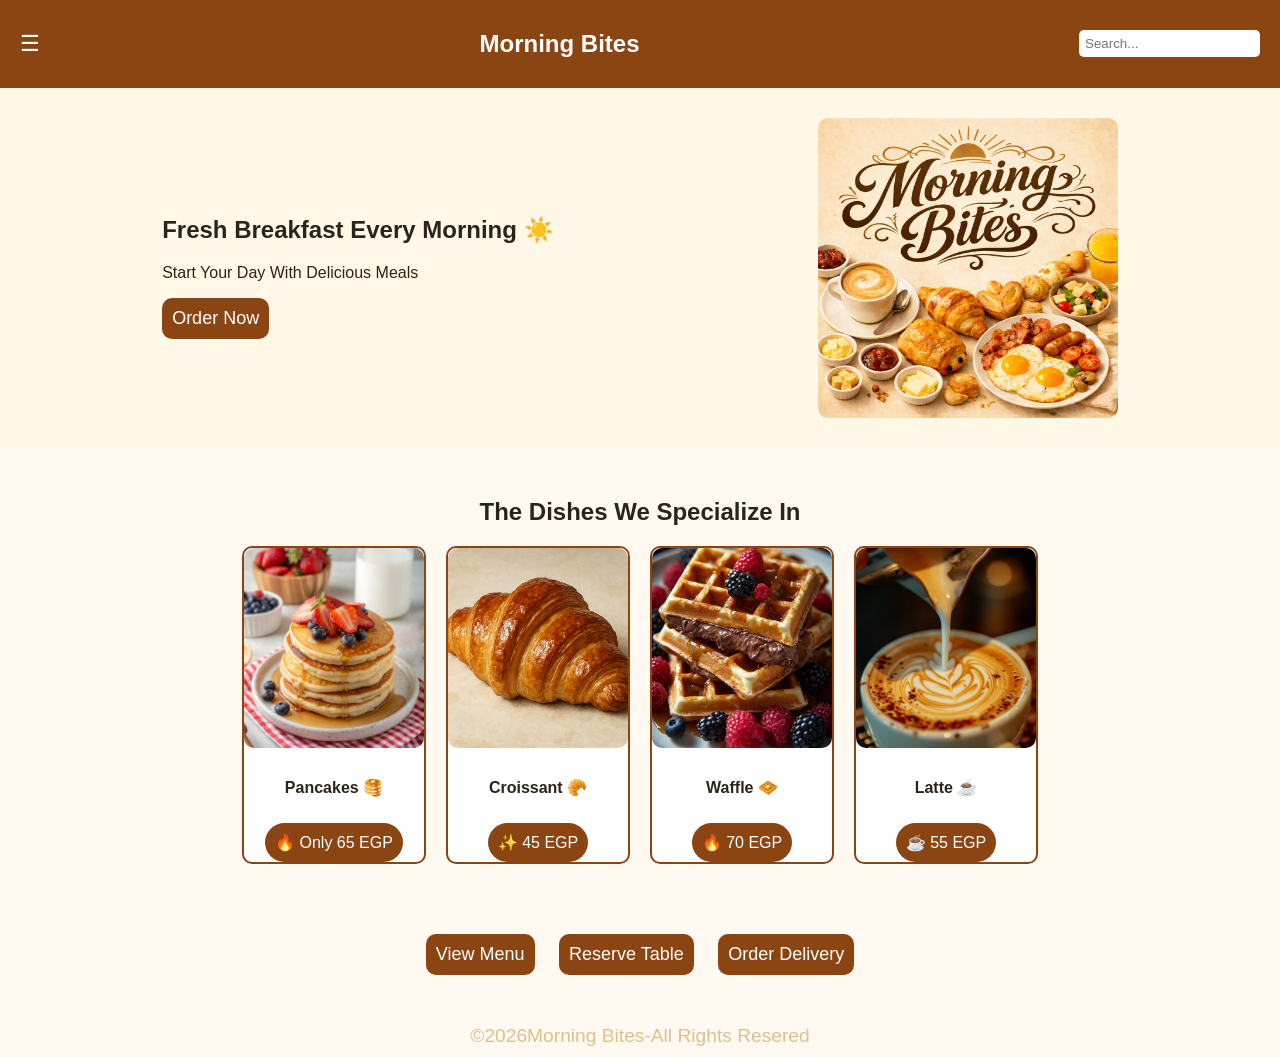
<file: index.html>
<!DOCTYPE html>
<html lang="en">
<head>
  <meta charset="UTF-8">
  <title>Morning Bites</title>
  <link rel="stylesheet" href="style.css">
   <meta name="viewport" content="width=device-width, initial-scale=1.0">
</head>

<body>

<!-- Navbar -->
<header>
  <span onclick="openMenu()" class="menu-btn">☰</span>
  <h2>Morning Bites</h2>
  <input type="text" placeholder="Search...">
</header>

<!-- Sidebar -->
<div id="sidebar" class="sidebar">
  <a href="Menu.html">Menu</a>
  <a href="#">Reservation</a>
  <a href="#">Delivery</a>
  <a href="#">About Us</a>
  <a href="#">Contact Us</a>
  <a href="#">Gallery</a>
  <a href="#">Offers</a>
</div>

<!-- Overlay -->
<div id="overlay" class="overlay" onclick="closeMenu()"></div>

<!-- Hero -->
<section class="hero">
  <div>
    <h1>Fresh Breakfast Every Morning ☀️</h1>
    <p>Start your day with delicious meals</p>
    <button>Order Now</button>
  </div>

  <img src="images/breakfast.jpg">
</section>

<!-- Dishes -->
<section class="featured">
  <h2>The dishes we specialize in</h2>

  <div class="cards">

    <div class="card">
      <img class="img" src="images/pancake.jpg">
      <p>Pancakes 🥞</p>
      <span class="price">🔥 Only 65 EGP</span>
    </div>

    <div class="card">
      <img  class="img" src="images/plain.jpg">
      <p>Croissant 🥐</p>
      <span class="price">✨ 45 EGP</span>
    </div>

    <div class="card">
      <img class="img" src="images/Honey Waffles  Fruit.jpg">
      <p>Waffle 🧇</p>
      <span class="price">🔥 70 EGP</span>
    </div>

    <div class="card">
      <img class="img" src="images/lattee.jpg">
      <p>Latte ☕</p>
      <span class="price">☕ 55 EGP</span>
    </div>

  </div>
</section>

<!-- Actions -->
<section class="actions">
 <a href="Menu.html"><button>View Menu </button></a>
  <button>Reserve Table</button>
  <button>Order Delivery</button>
</section>
<footer>©2026Morning Bites-All rights resered</footer>

<script src="script.js"></script>

</body>
</html>
</file>
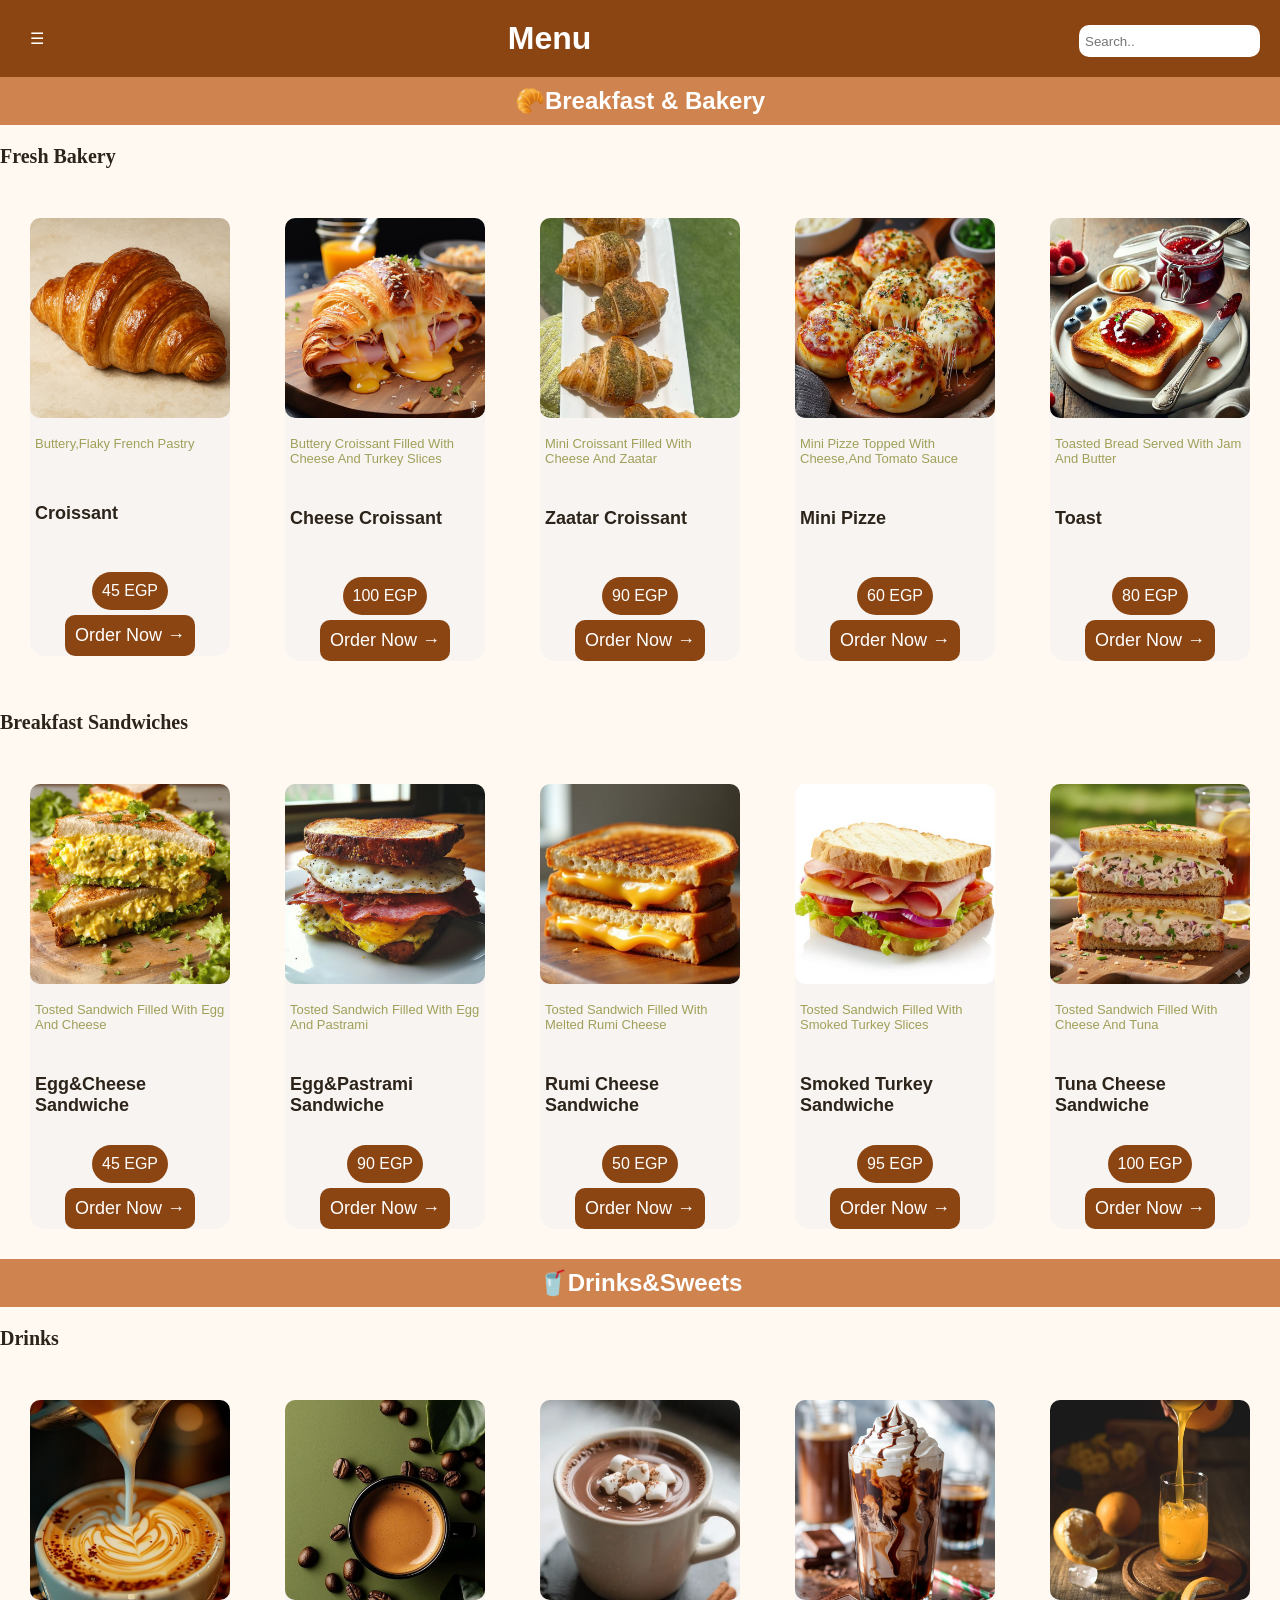
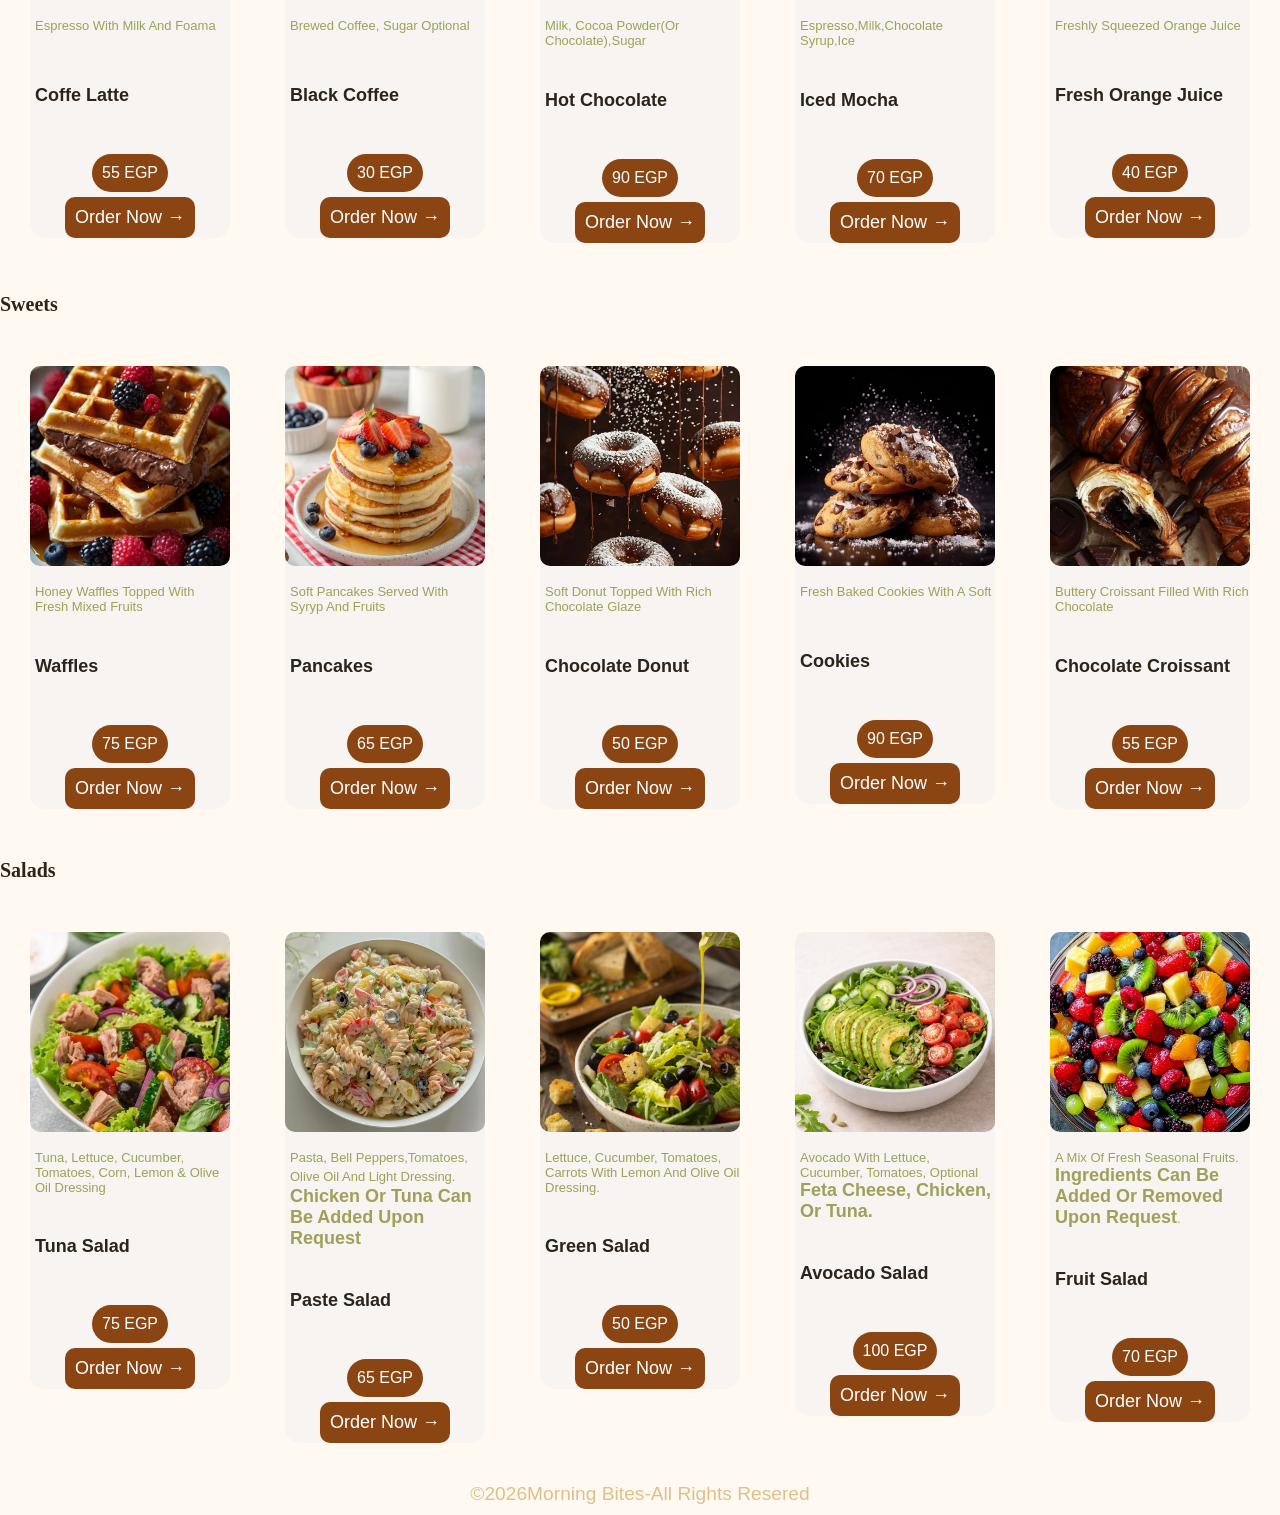
<file: Menu.html>
<!DOCTYPE html>
<html lang="en">
<head>
    <meta charset="UTF-8">
    <meta name="viewport" content="width=device-width, initial-scale=1.0">
    <link rel="stylesheet" href="style.css">
    <title>Morning Bites</title>
</head>
<body>
  <!--header-->
  <header>
   <h1 class="hh">Menu</h1>
  <span class="line" >☰</span>
   <input class="search" type="text" placeholder="Search..">
  
  </header>
 <!--links-->
<nav>
  <ul>
    <li><a href="index.html">Home</a></li>
    <li><a href="#">Reservatio</a></li>
    <li><a href="#">Delivery</a></li>
    <li><a href="#">About Us</a></li>
    <li><a href="#">Offers</a></li>
    <li><a href="#">Gallery</a></li>
    <li><a href="#">Contact Us</a></li>
    </ul>
</nav>

      <main > 
        <!--part one-->
      <section class="one">
        <h2 class="h2">🥐Breakfast & Bakery </h2>
        <!--barkery-->
        <h3>Fresh Bakery</h3>
        <div class="menu">
        <div class="croisants" >
          <img class="img" src="images/plain.jpg" alt="plain croissant">
          <p class="ingredients">Buttery,flaky french pastry</p>
          <h4>Croissant</h4>
         <span class="price">45 EGP</span>
         <button> order now &rarr;</button>
         </div>
         <div class="croisants">
         <img class="img" src="images/cheese (2).jpg" alt="cheese croissant ">
          <p class="ingredients">Buttery croissant filled with cheese and turkey slices</p>
          <h4>Cheese Croissant</h4>
         <span class="price">100 EGP</span>
         <button> order now &rarr;</button>
         </div>
         <div class="croisants">
         <img  class="img" src="images/zaatar.jpg" alt="cheese zaatar ">
          <p class="ingredients">mini  croissant filled with cheese and zaatar</p>
          <h4>Zaatar Croissant</h4>
         <span class="price">90 EGP</span>
         <button> order now &rarr;</button>
         </div>
         <div class="croisants">
         <img class="img" src="images/mini.jpg" alt="mini pizze ">
          <p class="ingredients">Mini Pizze topped with cheese,and tomato sauce</p>
          <h4>Mini Pizze</h4>
         <span class="price">60 EGP</span>
         <button> order now &rarr;</button>
         </div>
         <div class="croisants">
         <img class="img" src="images/toast.jpg" alt="toast ">
          <p class="ingredients"> toasted bread served with jam and butter</p>
          <h4>Toast</h4>
         <span class="price">80 EGP</span>
         <button> order now &rarr;</button>
         </div>
         </div>
         <!--sandwiches-->
         <h3>Breakfast Sandwiches</h3>
        <div class="menu">
        <div class="croisants">
          <img class="img" src="images/egg.jpg" alt="egg&cheese ">
          <p class="ingredients">Tosted sandwich filled with egg and cheese</p>
          <h4>Egg&Cheese Sandwiche</h4>
         <span class="price">45 EGP</span>
         <button> order now &rarr;</button>
         </div>
         <div class="croisants">
         <img class="img" src="images/pastrami.jpg" alt="egg&pastrami ">
          <p class="ingredients">Tosted sandwich filled with egg and pastrami</p>
          <h4>Egg&Pastrami Sandwiche</h4>
         <span class="price">90 EGP</span>
         <button> order now &rarr;</button>
         </div>
         <div class="croisants">
         <img class="img" src="images/rumi.jpg" alt="rumi cheese ">
          <p class="ingredients">Tosted sandwich filled with melted rumi cheese</p>
          <h4>Rumi Cheese Sandwiche</h4>
         <span class="price">50 EGP</span>
         <button> order now &rarr;</button>
         </div>
         <div class="croisants">
         <img class="img" src="images/smoked.jpg" alt="smoked turkey ">
          <p class="ingredients">Tosted sandwich filled with smoked turkey slices</p>
          <h4>Smoked  Turkey Sandwiche</h4>
         <span class="price">95 EGP</span>
         <button> order now &rarr;</button>
         </div>
         <div class="croisants">
         <img  class="img" src="images/tuna.jpg" alt="cheese tuna ">
          <p class="ingredients">Tosted sandwich filled with cheese and tuna</p>
          <h4>Tuna Cheese Sandwiche</h4>
         <span class="price">100 EGP</span>
         <button> order now &rarr;</button>
         </div>
         </div>
      </section>
      <!--part two-->
      <section class="two">
        <h2 class="h2"> 🥤Drinks&Sweets </h2>
        <!--drinks-->
        <h3>Drinks</h3>
        <div class="menu">
        <div class="croisants">
          <img class="img" src="images/lattee.jpg" alt="latte ">
          <p class="ingredients">Espresso With Milk and foama </p>
          <h4>Coffe Latte</h4>
         <span class="price">55 EGP</span>
         <button> order now &rarr;</button>
         </div>
         <div class="croisants">
         <img class="img" src="images/coffe.jpg" alt="coffe ">
          <p class="ingredients">Brewed Coffee, sugar optional</p>
          <h4>Black Coffee</h4>
         <span class="price">30 EGP</span>
         <button> order now &rarr;</button>
         </div>
         <div class="croisants">
         <img class="img" src="images/Hot Chocolate .jpg" alt="hot chocolate ">
          <p class="ingredients">milk, cocoa powder(or chocolate),sugar </p>
          <h4>Hot Chocolate</h4>
         <span class="price">90 EGP</span>
         <button> order now &rarr;</button>
         </div>
         <div class="croisants">
         <img class="img" src="images/ice mocha.jpg" alt="ice mocha">
          <p class="ingredients">Espresso,milk,chocolate syrup,ice</p>
          <h4>Iced Mocha</h4>
         <span class="price">70 EGP</span>
         <button> order now &rarr;</button>
         </div>
         <div class="croisants">
         <img class="img" src="images/Orange juice.jpg" alt="orange juice ">
          <p class="ingredients">freshly squeezed orange juice</p>
          <h4>Fresh Orange Juice</h4>
         <span class="price">40 EGP</span>
         <button> order now &rarr;</button>
         </div>
         </div>
         <!--sweets-->
         <h3>Sweets</h3>
        <div class="menu">
        <div class="croisants">
          <img class="img" src="images/Honey Waffles  Fruit.jpg" alt="waffles ">
          <p class="ingredients">Honey waffles topped with fresh mixed fruits</p>
          <h4>Waffles</h4>
         <span class="price">75 EGP</span>
         <button> order now &rarr;</button>
         </div>
         <div class="croisants">
         <img class="img" src="images/pancake.jpg" alt="pancakes ">
          <p class="ingredients">Soft pancakes served with syryp and fruits</p>
          <h4>Pancakes</h4>
         <span class="price">65 EGP</span>
         <button> order now &rarr;</button>
         </div>
         <div class="croisants">
         <img class="img" src="images/dounts.jpg" alt="chocolate donuts ">
          <p class="ingredients">soft donut topped with rich chocolate glaze</p>
          <h4>Chocolate Donut</h4>
         <span class="price">50 EGP</span>
         <button> order now &rarr;</button>
         </div>
         <div class="croisants">
         <img class="img" src="images/cookies.jpg" alt="cookies ">
          <p class="ingredients">fresh baked cookies with a soft </p>
          <h4>cookies</h4>
         <span class="price">90 EGP</span>
         <button> order now &rarr;</button>
         </div>
         <div class="croisants">
         <img class="img" src="images/choolate croissant.jpg" alt="chocolate croissant ">
          <p class="ingredients">Buttery croissant filled with rich chocolate</p>
          <h4>Chocolate Croissant</h4>
         <span class="price">55 EGP</span>
         <button> order now &rarr;</button>
         </div>
         </div>
        
         <!--salads-->
         <h3>salads</h3>
        <div class="menu">
        <div class="croisants">
          <img class="img" src="images/Tuna Salad .jpg" alt="tuna salad ">
          <p class="ingredients">Tuna, lettuce, cucumber, tomatoes, corn, lemon & olive oil dressing</p>
          <h4>tuna salad</h4>
         <span class="price">75 EGP</span>
         <button> order now &rarr;</button>
         </div>
         <div class="croisants">
         <img class="img" src="images/paste.jpg" alt="paste salad ">
          <p class="ingredients">Pasta, bell peppers,tomatoes, olive oil and light dressing.<strong style="font-size: large;"> Chicken or tuna can be added upon request</strong></p>
          <h4>paste salad</h4>
         <span class="price">65 EGP</span>
         <button> order now &rarr;</button>
         </div>
         <div class="croisants">
         <img class="img" src="images/Garden Salad.jpg" alt="Garden salad ">
          <p class="ingredients">Lettuce, cucumber, tomatoes, carrots with lemon and olive oil dressing.</p>
          <h4>Green salad</h4>
         <span class="price">50 EGP</span>
         <button> order now &rarr;</button>
         </div>
         <div class="croisants">
         <img class="img" src="images/Fresh Avocado  Salad .jpg" alt="avocado ">
          <p class="ingredients">Avocado with lettuce, cucumber, tomatoes, optional <strong style="font-size: large;"> feta cheese, chicken, or tuna.</strong></p>
          <h4>avocado salad</h4>
         <span class="price">100 EGP</span>
         <button> order now &rarr;</button>
         </div>
         <div class="croisants">
         <img class="img" src="images/fruit salad.jpg" alt="Fruit salad ">
          <p class="ingredients">A mix of fresh seasonal fruits. <strong style="font-size: large;"> Ingredients can be added or removed upon request</strong>.</p>
          <h4>fruit salad</h4>
         <span class="price">70 EGP</span>
         <button> order now &rarr;</button>
         </div>
         </div>
        
      </section>
  
          </main>
<footer>©2026Morning Bites-All rights resered</footer>
   <script src="script.js"></script>
    
</body>
</html>
</file>
<file: style.css>
*{
  text-transform: capitalize;
}
body
{
  margin: 0;
  font-family: Arial, Helvetica, sans-serif;
  background-color:  #fff9f2;
  color: #2c241a;

}

/* Navbar */
header {
  display: flex;
  justify-content: space-between;
  align-items: center;
  color: white;
  padding: 10px 20px;
   background-color: #8b4513;
}

.menu-btn {
  font-size: 22px;
  cursor: pointer;
}

header input {
  padding: 6px;
  border-radius: 5px;
  border: none;
}

/* Sidebar */
.sidebar {
  position: fixed;
  left: -220px;
  top: 0;
  width: 220px;
  height: 100%;
  background: #8b4513;
  transition: 0.3s;
  padding-top: 20px;
  z-index: 1000;
}

.sidebar a {
  display: block;
  color: white;
  padding: 15px;
  text-decoration: none;
}

.sidebar a:hover {
  background: #a0522d;
}

/* Overlay */
.overlay {
  position: fixed;
  top: 0;
  left: 0;
  width: 100%;
  height: 100%;
  display: none;
  z-index: 999;
}

/* Hero */
.hero {
  display: flex;
  justify-content: space-around;
  align-items: center;
  padding: 30px;
  background: #fff8e7;
  flex-wrap: wrap;
}

.hero img {
  width: 300px;
  border-radius: 10px;
}

/* Buttons */
button {
  background: #8b4513;
  color: white;
  border: none;
  padding: 10px 20px;
  border-radius: 6px;
  cursor: pointer;
}

button:hover {
  background: #a0522d;
}

/* Dishes */
.featured {
  text-align: center;
  padding: 30px;
}

.cards {
  display: flex;
  justify-content: center;
  gap: 20px;
  flex-wrap: wrap;
}

.card {
  background: white;
  border: 2px solid #8b4513;
  border-radius: 10px;
  width: 180px;
  overflow: hidden;
  transition: 0.3s;
}

.card img {
  width: 100%;
  height: 200px;
  object-fit: cover;
}

.card p {
  padding: 10px;
  font-weight: bold;
}


.card:hover {
  transform: scale(1.05);
}

/* Actions */
.actions {
  text-align: center;
  margin: 30px;
}

.actions button {
  margin: 10px;
}

.hh{/*h1*/
  text-align: center;
  width: 100%;
  padding: 10px 0;
  margin: 0;
  color: white;
}

.search{
  float: right;
  border-radius:10px;
  cursor: pointer;
  height: 20px;
 
  margin-top: 5px;
  
}
 .line{
  margin: 10px;
  position: absolute;
  float: left;
  cursor: pointer;
  color: white;
 }
 nav{
  position: fixed;
  left: -220px;
  top: 0;
  width: 220px;
  height: 100%;
  background: #8b4513;
  transition: 0.3s;
  padding-top: 20px;
  z-index: 1000;
 }
 nav.active{
  left:0;
 }
 nav ul{
 list-style: none;
 padding: 0;
 
 }
 nav ul li{
  padding: 15px 25px;
  border-bottom: 1px solid rgba(255, 255, 255, 0.1);
 }
nav ul li a{
  color:white;
  text-decoration: none;
  font-size: 18px;
  display: block;
}
a:hover{
  color: #b06129;
  font-size: x-large;
}
.h2{
  text-align: center;
  background-color: #cf844f;
  padding: 10px;
  margin: 0;
  color: white;
}
h3{
  font-size: 20px;
  font-family: Georgia, 'Times New Roman', Times, serif;
 
 
}
h4{
  float: left;
  margin-left: 5px;
   min-height: 40px;
   font-size: large;
 }
 h4:hover{
  color: #b06129;
  font-size: large;
 }
.ingredients{
  color: #a0a05a;
  font-size: small;
  margin-left : 5px;
  min-height: 25px;
}
.ingredients:hover{
  color: #454506;
  font-size: large;
}
.menu{
  display: flex;
  flex-wrap: wrap;
  justify-content: space-between;
  gap: 5px;
  padding: 20px;
}
.croisants {
  display: flex;
    width:200px;
    border-radius: 15px;
    background-color: #f8f4f1;
    margin: 10px ;
    cursor: pointer;
    flex-direction: column;
    height: 100%;
    gap: 5px;
    
     
        
  }
   .img{
    width: 100%;
    height:200px;
    object-fit: cover;
   border-radius: 10px;
   transition: 0.3s;
   z-index: 1;
   cursor: pointer;
   background-color: white;
  }
  img:hover{
    transform: scale(1.1);
    z-index: 10;
    position: relative;
  }
  button{
    margin-top: auto;
     align-self: center;
    background-color:#8b4513;
    border-radius: 10px;
    border: none;
    padding: 10px;
    color: white;
    font-size: large;
  }
  button:hover{
    background-color: #b06129;
    color: aliceblue;
    z-index: 100;
  }
  .price {
  display: inline-block;
  background-color: #8b4513;
  color: white;
  padding: 10px;
  margin: 0 auto;
  border-radius: 25px;
  align-self: center;
  
}
footer{ 
  text-align: center;
  margin: auto;
 padding: 10px;
 color: rgb(222, 192, 139);
 font-size: larger;
}
 /* Responsive */
@media (max-width: 768px) {
  .hero {
    flex-direction: column;
  }

  .hero img {
    width: 90%;
  }
}
</file>
